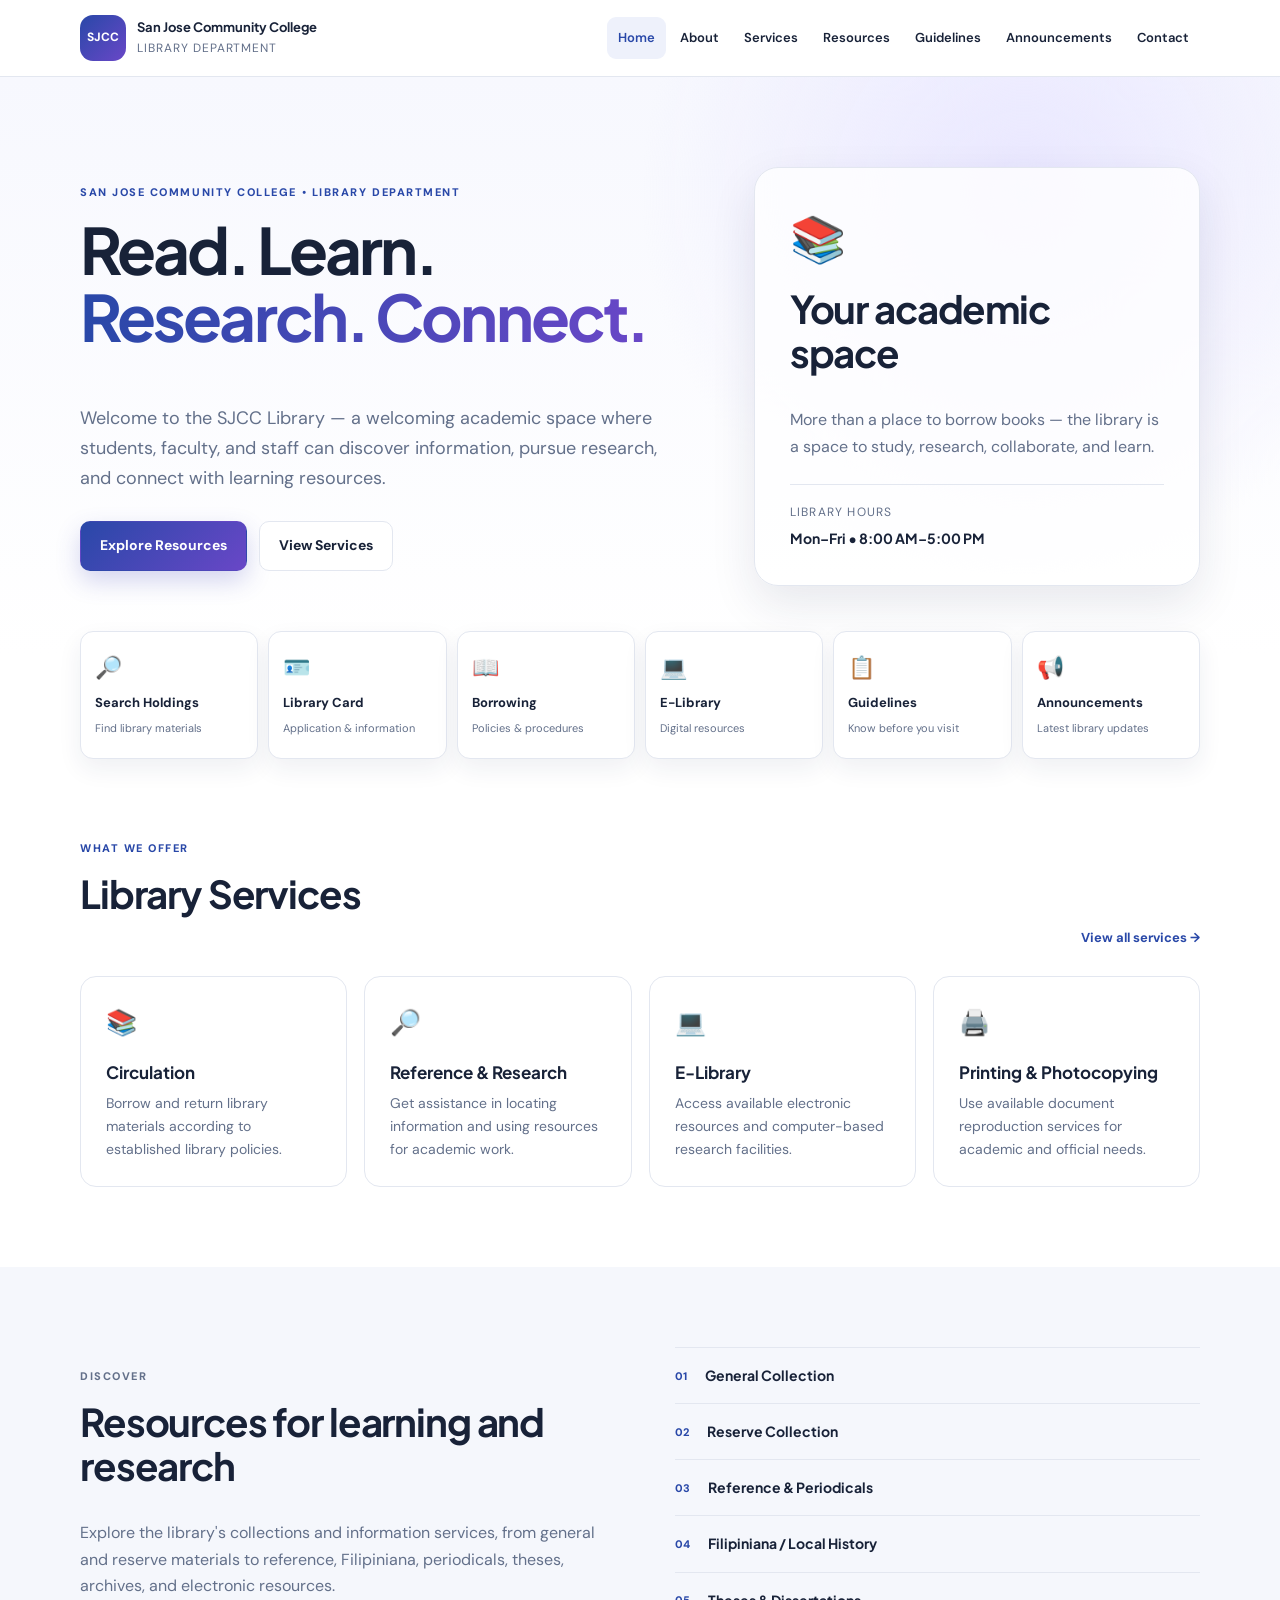
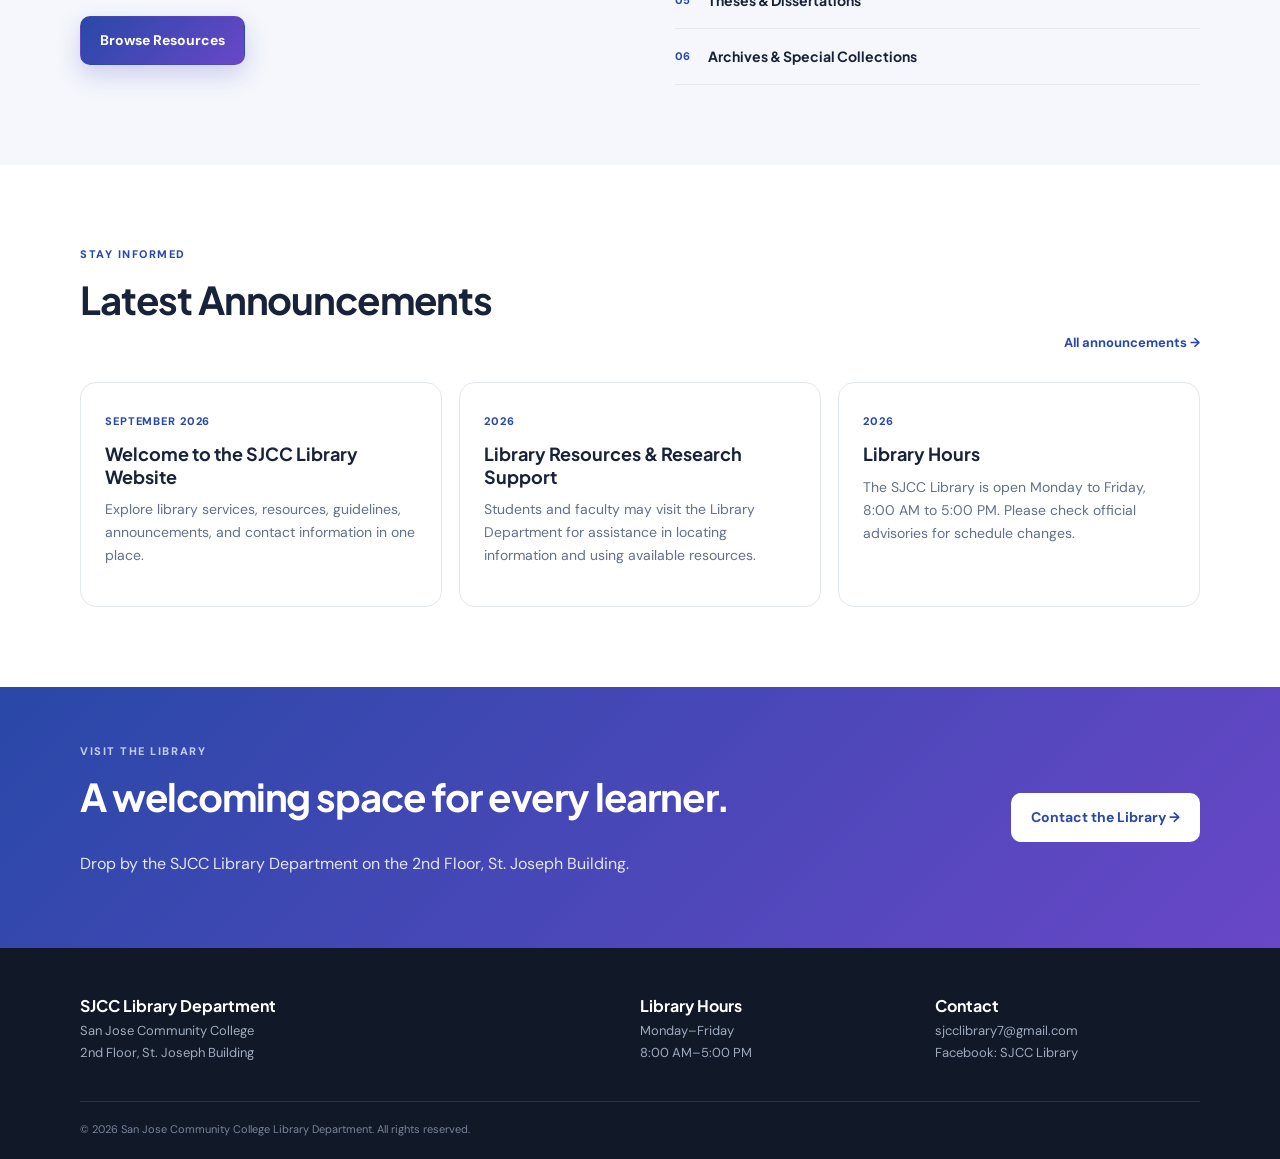
<file: index.html>
<!DOCTYPE html>
<html lang="en">
<head>
  <meta charset="UTF-8">
  <meta name="viewport" content="width=device-width, initial-scale=1.0">
  <meta name="description" content="San Jose Community College Library - Read. Learn. Research. Connect.">
  <title>SJCC Library | San Jose Community College</title>
  <link rel="icon" href="assets/favicon.svg" type="image/svg+xml">
  <link rel="stylesheet" href="assets/style.css">
</head>
<body>
<header class="site-header">
  <div class="container nav-wrap">
    <a class="brand" href="index.html" aria-label="SJCC Library Home">
      <div class="brand-mark">SJCC</div>
      <div><strong>San Jose Community College</strong><span>Library Department</span></div>
    </a>
    <button class="menu-toggle" aria-label="Open menu">☰</button>
    <nav class="nav">
      <a class="active" href="index.html">Home</a>
      <a href="about.html">About</a>
      <a href="services.html">Services</a>
      <a href="resources.html">Resources</a>
      <a href="guidelines.html">Guidelines</a>
      <a href="announcements.html">Announcements</a>
      <a href="contact.html">Contact</a>
    </nav>
  </div>
</header>

<main>
<section class="hero">
  <div class="container hero-grid">
    <div>
      <p class="eyebrow">SAN JOSE COMMUNITY COLLEGE • LIBRARY DEPARTMENT</p>
      <h1>Read. Learn.<br><span>Research. Connect.</span></h1>
      <p class="hero-copy">Welcome to the SJCC Library — a welcoming academic space where students, faculty, and staff can discover information, pursue research, and connect with learning resources.</p>
      <div class="actions">
        <a class="btn primary" href="resources.html">Explore Resources</a>
        <a class="btn secondary" href="services.html">View Services</a>
      </div>
    </div>
    <div class="hero-card">
      <div class="hero-icon">📚</div>
      <h2>Your academic space</h2>
      <p>More than a place to borrow books — the library is a space to study, research, collaborate, and learn.</p>
      <div class="hours"><span>Library Hours</span><strong>Mon–Fri • 8:00 AM–5:00 PM</strong></div>
    </div>
  </div>
</section>

<section class="quick container">
  <a href="resources.html#catalog"><b>🔎</b><span>Search Holdings</span><small>Find library materials</small></a>
  <a href="services.html#library-card"><b>🪪</b><span>Library Card</span><small>Application & information</small></a>
  <a href="services.html#borrowing"><b>📖</b><span>Borrowing</span><small>Policies & procedures</small></a>
  <a href="resources.html#ebooks"><b>💻</b><span>E-Library</span><small>Digital resources</small></a>
  <a href="guidelines.html"><b>📋</b><span>Guidelines</span><small>Know before you visit</small></a>
  <a href="announcements.html"><b>📢</b><span>Announcements</span><small>Latest library updates</small></a>
</section>

<section class="section">
  <div class="container">
    <div class="section-head"><div><p class="eyebrow">WHAT WE OFFER</p><h2>Library Services</h2></div><a href="services.html" class="text-link">View all services →</a></div>
    <div class="cards four">
      <article class="card"><div class="card-icon">📚</div><h3>Circulation</h3><p>Borrow and return library materials according to established library policies.</p></article>
      <article class="card"><div class="card-icon">🔎</div><h3>Reference & Research</h3><p>Get assistance in locating information and using resources for academic work.</p></article>
      <article class="card"><div class="card-icon">💻</div><h3>E-Library</h3><p>Access available electronic resources and computer-based research facilities.</p></article>
      <article class="card"><div class="card-icon">🖨️</div><h3>Printing & Photocopying</h3><p>Use available document reproduction services for academic and official needs.</p></article>
    </div>
  </div>
</section>

<section class="section tinted">
  <div class="container split">
    <div>
      <p class="eyebrow">DISCOVER</p>
      <h2>Resources for learning and research</h2>
      <p>Explore the library's collections and information services, from general and reserve materials to reference, Filipiniana, periodicals, theses, archives, and electronic resources.</p>
      <a class="btn primary" href="resources.html">Browse Resources</a>
    </div>
    <div class="collection-list">
      <div><span>01</span><strong>General Collection</strong></div>
      <div><span>02</span><strong>Reserve Collection</strong></div>
      <div><span>03</span><strong>Reference & Periodicals</strong></div>
      <div><span>04</span><strong>Filipiniana / Local History</strong></div>
      <div><span>05</span><strong>Theses & Dissertations</strong></div>
      <div><span>06</span><strong>Archives & Special Collections</strong></div>
    </div>
  </div>
</section>

<section class="section">
  <div class="container">
    <div class="section-head"><div><p class="eyebrow">STAY INFORMED</p><h2>Latest Announcements</h2></div><a href="announcements.html" class="text-link">All announcements →</a></div>
    <div id="homeAnnouncements" class="news-grid"></div>
  </div>
</section>

<section class="cta">
  <div class="container cta-inner">
    <div><p class="eyebrow">VISIT THE LIBRARY</p><h2>A welcoming space for every learner.</h2><p>Drop by the SJCC Library Department on the 2nd Floor, St. Joseph Building.</p></div>
    <a class="btn light" href="contact.html">Contact the Library →</a>
  </div>
</section>
</main>

<footer class="footer">
  <div class="container footer-grid">
    <div><strong>SJCC Library Department</strong><p>San Jose Community College<br>2nd Floor, St. Joseph Building</p></div>
    <div><strong>Library Hours</strong><p>Monday–Friday<br>8:00 AM–5:00 PM</p></div>
    <div><strong>Contact</strong><p>sjcclibrary7@gmail.com<br>Facebook: SJCC Library</p></div>
  </div>
  <div class="container copyright">© 2026 San Jose Community College Library Department. All rights reserved.</div>
</footer>
<script src="assets/script.js"></script>
</body>
</html>
</file>
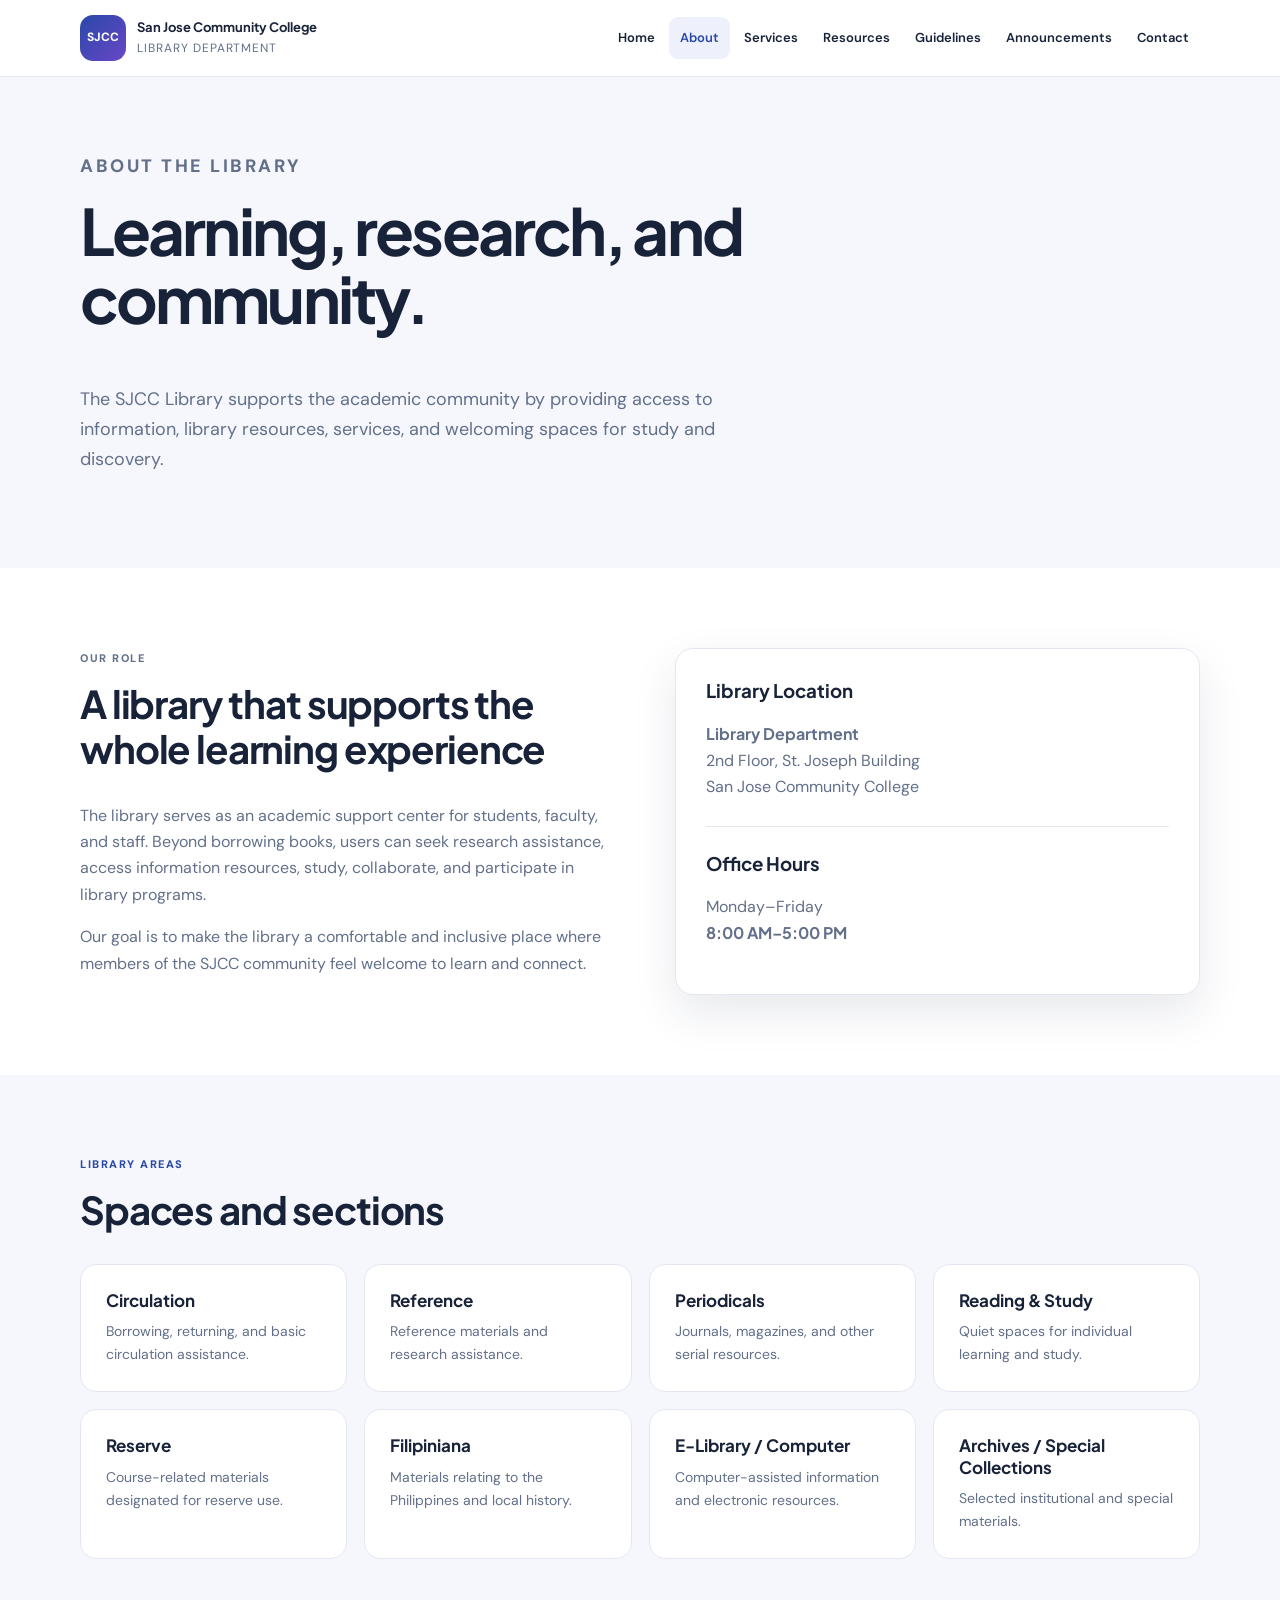
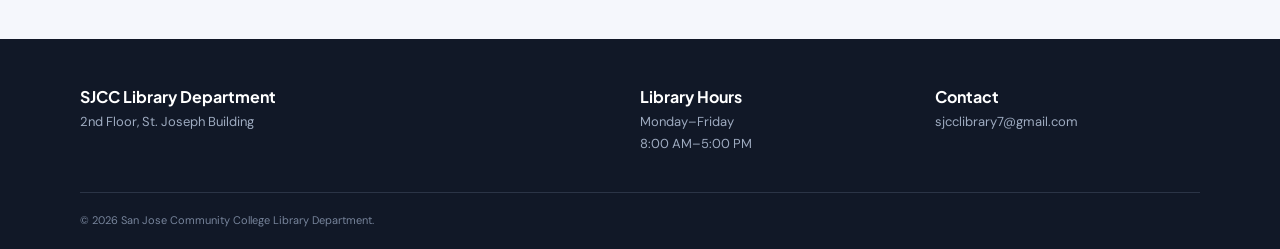
<file: about.html>
<!DOCTYPE html>
<html lang="en"><head>
<meta charset="UTF-8"><meta name="viewport" content="width=device-width, initial-scale=1.0">
<title>About | SJCC Library</title><link rel="icon" href="assets/favicon.svg"><link rel="stylesheet" href="assets/style.css"></head>
<body>
<header class="site-header"><div class="container nav-wrap"><a class="brand" href="index.html"><div class="brand-mark">SJCC</div><div><strong>San Jose Community College</strong><span>Library Department</span></div></a><button class="menu-toggle">☰</button><nav class="nav"><a href="index.html">Home</a><a class="active" href="about.html">About</a><a href="services.html">Services</a><a href="resources.html">Resources</a><a href="guidelines.html">Guidelines</a><a href="announcements.html">Announcements</a><a href="contact.html">Contact</a></nav></div></header>
<main>
<section class="page-hero"><div class="container"><p class="eyebrow">ABOUT THE LIBRARY</p><h1>Learning, research, and community.</h1><p>The SJCC Library supports the academic community by providing access to information, library resources, services, and welcoming spaces for study and discovery.</p></div></section>
<section class="section"><div class="container split"><div><p class="eyebrow">OUR ROLE</p><h2>A library that supports the whole learning experience</h2><p>The library serves as an academic support center for students, faculty, and staff. Beyond borrowing books, users can seek research assistance, access information resources, study, collaborate, and participate in library programs.</p><p>Our goal is to make the library a comfortable and inclusive place where members of the SJCC community feel welcome to learn and connect.</p></div><div class="info-box"><h3>Library Location</h3><p><strong>Library Department</strong><br>2nd Floor, St. Joseph Building<br>San Jose Community College</p><hr><h3>Office Hours</h3><p>Monday–Friday<br><strong>8:00 AM–5:00 PM</strong></p></div></div></section>
<section class="section tinted"><div class="container"><p class="eyebrow">LIBRARY AREAS</p><h2>Spaces and sections</h2><div class="cards four"><article class="card"><h3>Circulation</h3><p>Borrowing, returning, and basic circulation assistance.</p></article><article class="card"><h3>Reference</h3><p>Reference materials and research assistance.</p></article><article class="card"><h3>Periodicals</h3><p>Journals, magazines, and other serial resources.</p></article><article class="card"><h3>Reading & Study</h3><p>Quiet spaces for individual learning and study.</p></article><article class="card"><h3>Reserve</h3><p>Course-related materials designated for reserve use.</p></article><article class="card"><h3>Filipiniana</h3><p>Materials relating to the Philippines and local history.</p></article><article class="card"><h3>E-Library / Computer</h3><p>Computer-assisted information and electronic resources.</p></article><article class="card"><h3>Archives / Special Collections</h3><p>Selected institutional and special materials.</p></article></div></div></section>
</main>
<footer class="footer"><div class="container footer-grid"><div><strong>SJCC Library Department</strong><p>2nd Floor, St. Joseph Building</p></div><div><strong>Library Hours</strong><p>Monday–Friday<br>8:00 AM–5:00 PM</p></div><div><strong>Contact</strong><p>sjcclibrary7@gmail.com</p></div></div><div class="container copyright">© 2026 San Jose Community College Library Department.</div></footer>
<script src="assets/script.js"></script></body></html>
</file>
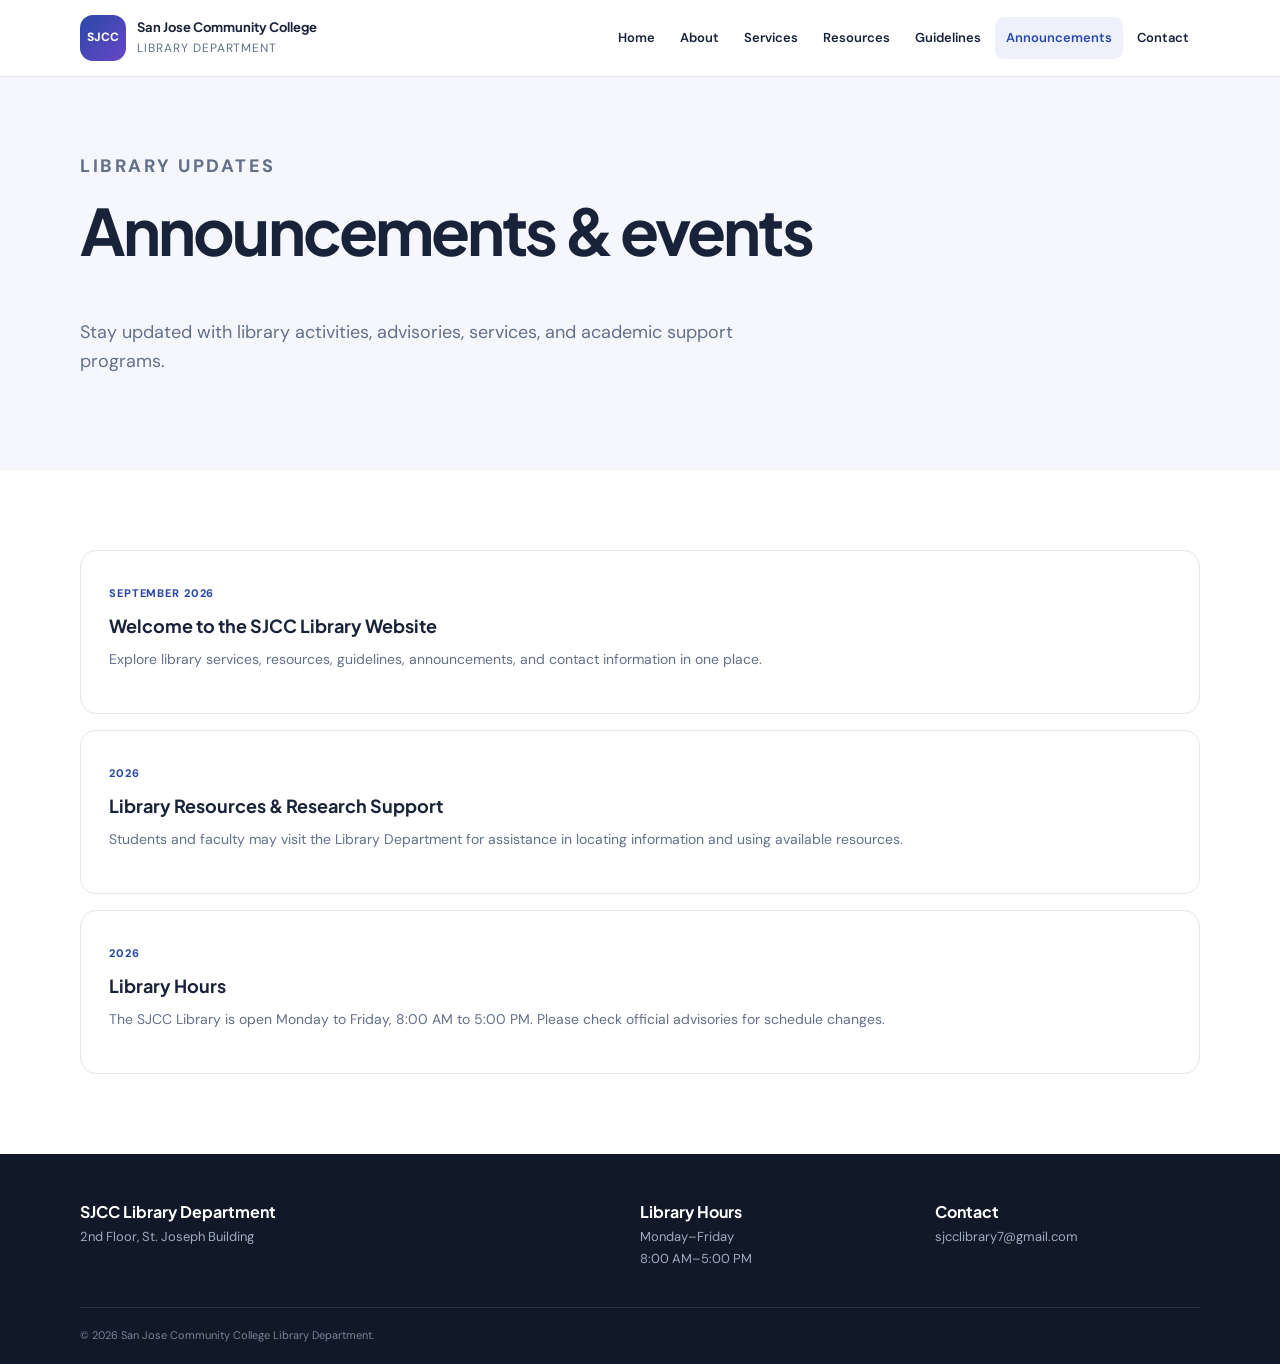
<file: announcements.html>
<!DOCTYPE html>
<html lang="en"><head><meta charset="UTF-8"><meta name="viewport" content="width=device-width, initial-scale=1.0"><title>Announcements | SJCC Library</title><link rel="icon" href="assets/favicon.svg"><link rel="stylesheet" href="assets/style.css"></head>
<body>
<header class="site-header"><div class="container nav-wrap"><a class="brand" href="index.html"><div class="brand-mark">SJCC</div><div><strong>San Jose Community College</strong><span>Library Department</span></div></a><button class="menu-toggle">☰</button><nav class="nav"><a href="index.html">Home</a><a href="about.html">About</a><a href="services.html">Services</a><a href="resources.html">Resources</a><a href="guidelines.html">Guidelines</a><a class="active" href="announcements.html">Announcements</a><a href="contact.html">Contact</a></nav></div></header>
<main><section class="page-hero"><div class="container"><p class="eyebrow">LIBRARY UPDATES</p><h1>Announcements & events</h1><p>Stay updated with library activities, advisories, services, and academic support programs.</p></div></section>
<section class="section"><div class="container"><div id="allAnnouncements" class="news-list"></div></div></section>
</main><footer class="footer"><div class="container footer-grid"><div><strong>SJCC Library Department</strong><p>2nd Floor, St. Joseph Building</p></div><div><strong>Library Hours</strong><p>Monday–Friday<br>8:00 AM–5:00 PM</p></div><div><strong>Contact</strong><p>sjcclibrary7@gmail.com</p></div></div><div class="container copyright">© 2026 San Jose Community College Library Department.</div></footer><script src="assets/script.js"></script></body></html>
</file>
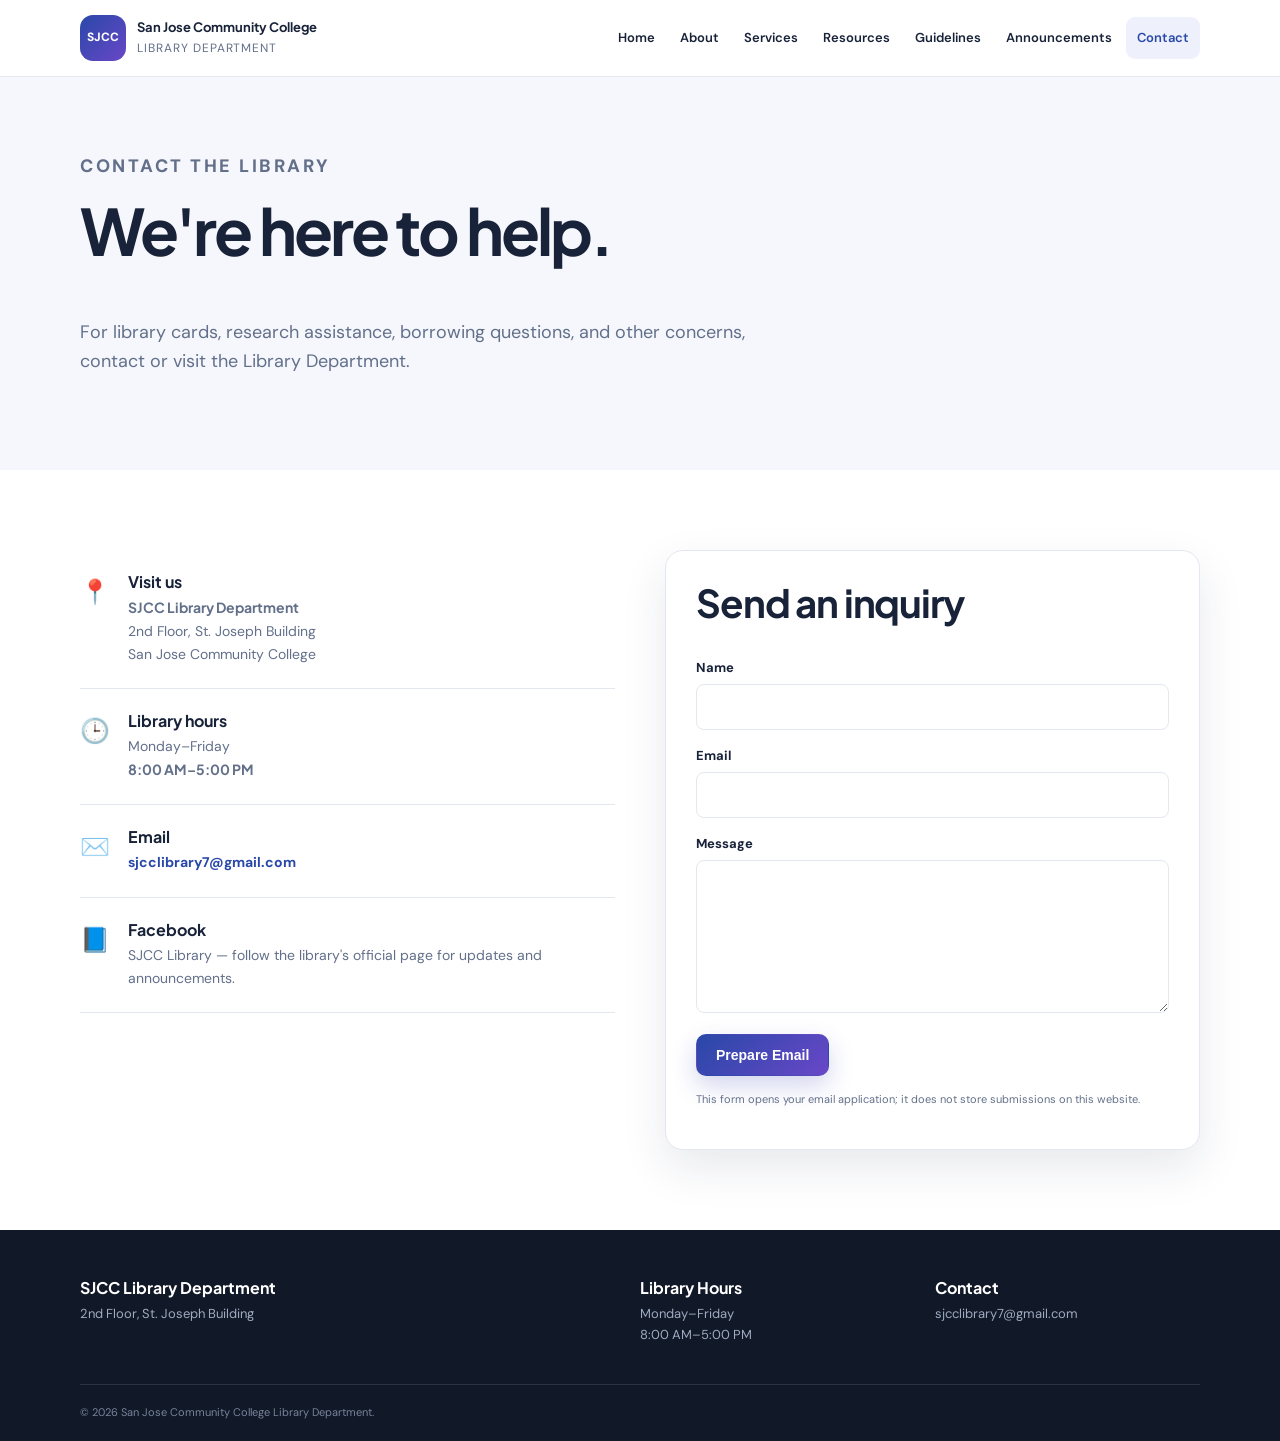
<file: contact.html>
<!DOCTYPE html>
<html lang="en"><head><meta charset="UTF-8"><meta name="viewport" content="width=device-width, initial-scale=1.0"><title>Contact | SJCC Library</title><link rel="icon" href="assets/favicon.svg"><link rel="stylesheet" href="assets/style.css"></head>
<body>
<header class="site-header"><div class="container nav-wrap"><a class="brand" href="index.html"><div class="brand-mark">SJCC</div><div><strong>San Jose Community College</strong><span>Library Department</span></div></a><button class="menu-toggle">☰</button><nav class="nav"><a href="index.html">Home</a><a href="about.html">About</a><a href="services.html">Services</a><a href="resources.html">Resources</a><a href="guidelines.html">Guidelines</a><a href="announcements.html">Announcements</a><a class="active" href="contact.html">Contact</a></nav></div></header>
<main><section class="page-hero"><div class="container"><p class="eyebrow">CONTACT THE LIBRARY</p><h1>We're here to help.</h1><p>For library cards, research assistance, borrowing questions, and other concerns, contact or visit the Library Department.</p></div></section>
<section class="section"><div class="container contact-grid"><div><div class="contact-card"><span>📍</span><div><h3>Visit us</h3><p><strong>SJCC Library Department</strong><br>2nd Floor, St. Joseph Building<br>San Jose Community College</p></div></div><div class="contact-card"><span>🕒</span><div><h3>Library hours</h3><p>Monday–Friday<br><strong>8:00 AM–5:00 PM</strong></p></div></div><div class="contact-card"><span>✉️</span><div><h3>Email</h3><p><a href="mailto:sjcclibrary7@gmail.com">sjcclibrary7@gmail.com</a></p></div></div><div class="contact-card"><span>📘</span><div><h3>Facebook</h3><p>SJCC Library — follow the library's official page for updates and announcements.</p></div></div></div><div class="info-box"><h2>Send an inquiry</h2><form onsubmit="return handleContact(event)"><label>Name<input id="contactName" required></label><label>Email<input id="contactEmail" type="email" required></label><label>Message<textarea id="contactMessage" rows="6" required></textarea></label><button class="btn primary" type="submit">Prepare Email</button><p class="form-note">This form opens your email application; it does not store submissions on this website.</p></form></div></div></section>
</main><footer class="footer"><div class="container footer-grid"><div><strong>SJCC Library Department</strong><p>2nd Floor, St. Joseph Building</p></div><div><strong>Library Hours</strong><p>Monday–Friday<br>8:00 AM–5:00 PM</p></div><div><strong>Contact</strong><p>sjcclibrary7@gmail.com</p></div></div><div class="container copyright">© 2026 San Jose Community College Library Department.</div></footer><script src="assets/script.js"></script></body></html>
</file>
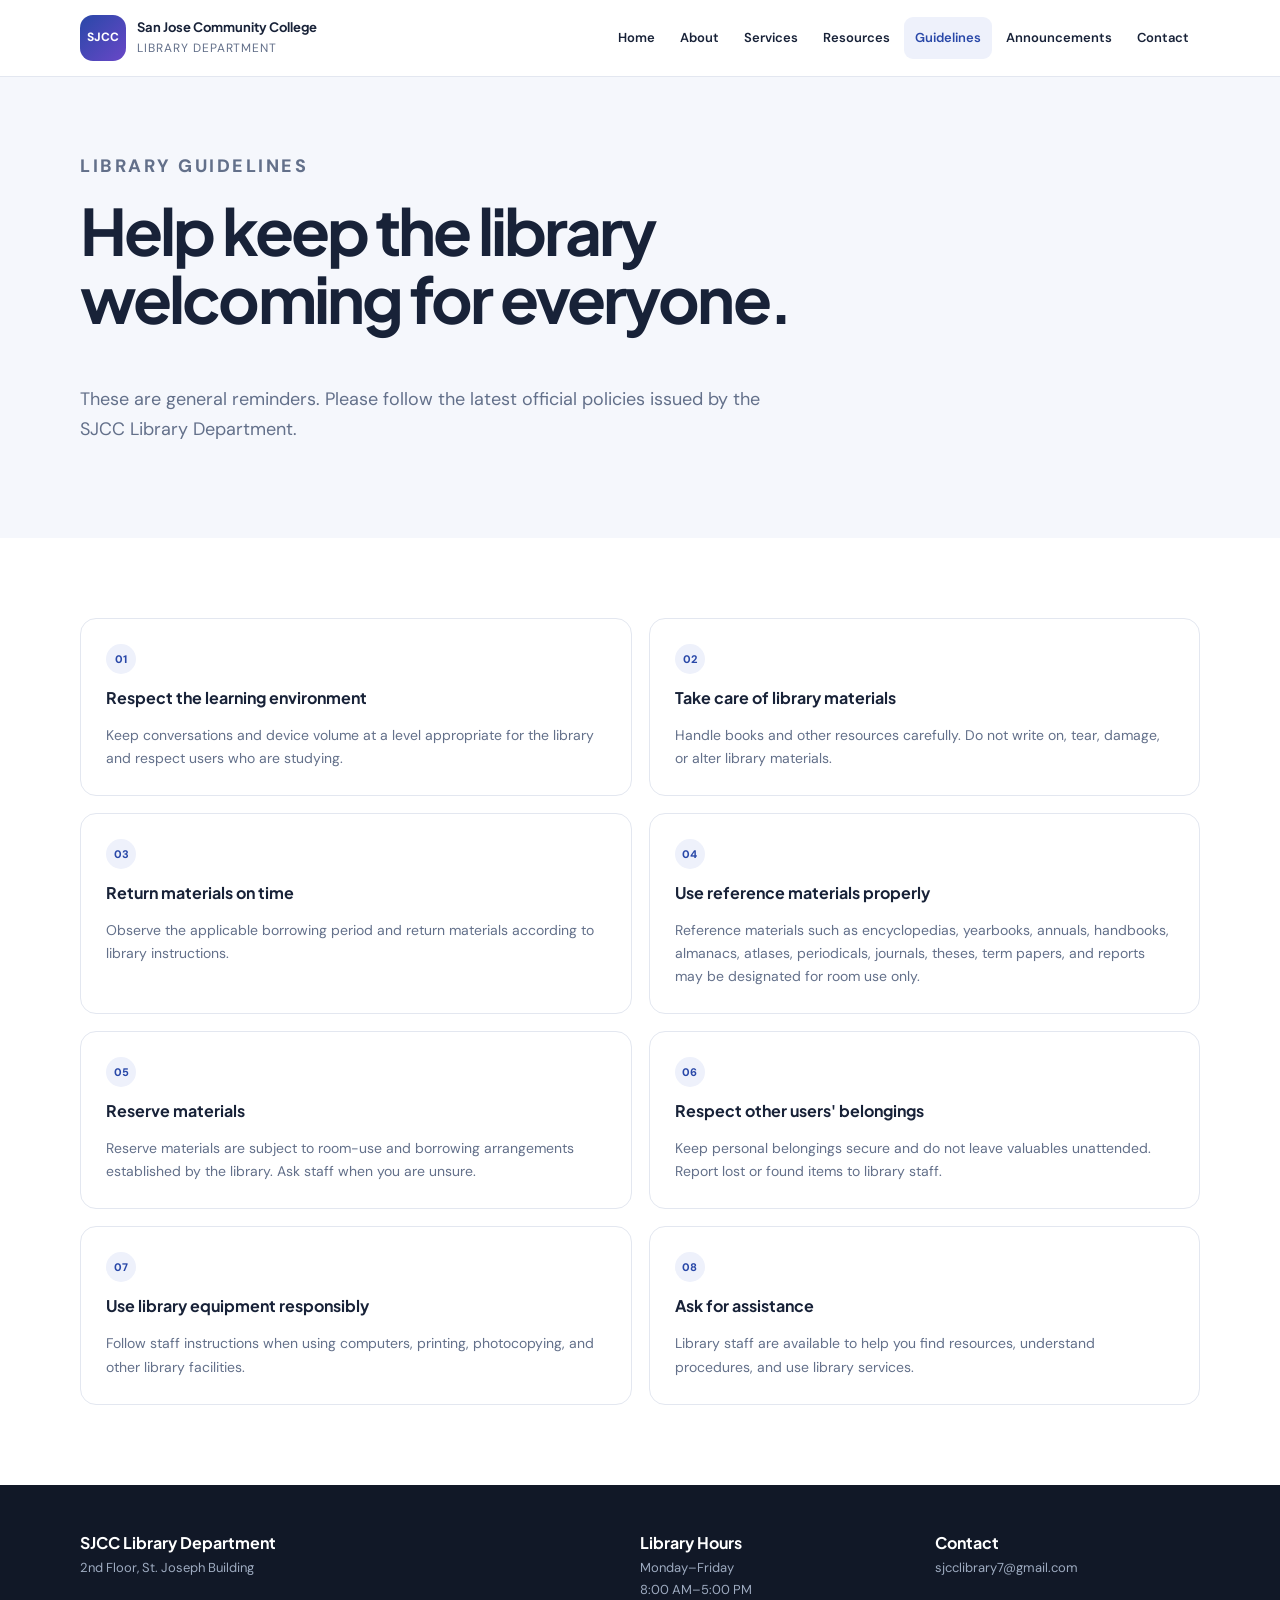
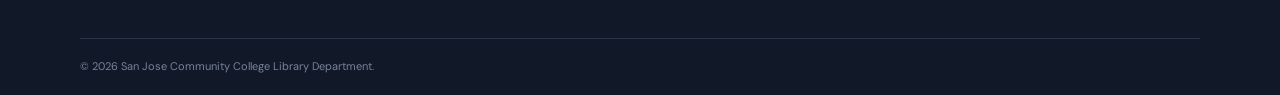
<file: guidelines.html>
<!DOCTYPE html>
<html lang="en"><head><meta charset="UTF-8"><meta name="viewport" content="width=device-width, initial-scale=1.0"><title>Guidelines | SJCC Library</title><link rel="icon" href="assets/favicon.svg"><link rel="stylesheet" href="assets/style.css"></head>
<body>
<header class="site-header"><div class="container nav-wrap"><a class="brand" href="index.html"><div class="brand-mark">SJCC</div><div><strong>San Jose Community College</strong><span>Library Department</span></div></a><button class="menu-toggle">☰</button><nav class="nav"><a href="index.html">Home</a><a href="about.html">About</a><a href="services.html">Services</a><a href="resources.html">Resources</a><a class="active" href="guidelines.html">Guidelines</a><a href="announcements.html">Announcements</a><a href="contact.html">Contact</a></nav></div></header>
<main><section class="page-hero"><div class="container"><p class="eyebrow">LIBRARY GUIDELINES</p><h1>Help keep the library welcoming for everyone.</h1><p>These are general reminders. Please follow the latest official policies issued by the SJCC Library Department.</p></div></section>
<section class="section"><div class="container rules"><article><span>01</span><h3>Respect the learning environment</h3><p>Keep conversations and device volume at a level appropriate for the library and respect users who are studying.</p></article><article><span>02</span><h3>Take care of library materials</h3><p>Handle books and other resources carefully. Do not write on, tear, damage, or alter library materials.</p></article><article><span>03</span><h3>Return materials on time</h3><p>Observe the applicable borrowing period and return materials according to library instructions.</p></article><article><span>04</span><h3>Use reference materials properly</h3><p>Reference materials such as encyclopedias, yearbooks, annuals, handbooks, almanacs, atlases, periodicals, journals, theses, term papers, and reports may be designated for room use only.</p></article><article><span>05</span><h3>Reserve materials</h3><p>Reserve materials are subject to room-use and borrowing arrangements established by the library. Ask staff when you are unsure.</p></article><article><span>06</span><h3>Respect other users' belongings</h3><p>Keep personal belongings secure and do not leave valuables unattended. Report lost or found items to library staff.</p></article><article><span>07</span><h3>Use library equipment responsibly</h3><p>Follow staff instructions when using computers, printing, photocopying, and other library facilities.</p></article><article><span>08</span><h3>Ask for assistance</h3><p>Library staff are available to help you find resources, understand procedures, and use library services.</p></article></div></div></section>
</main><footer class="footer"><div class="container footer-grid"><div><strong>SJCC Library Department</strong><p>2nd Floor, St. Joseph Building</p></div><div><strong>Library Hours</strong><p>Monday–Friday<br>8:00 AM–5:00 PM</p></div><div><strong>Contact</strong><p>sjcclibrary7@gmail.com</p></div></div><div class="container copyright">© 2026 San Jose Community College Library Department.</div></footer><script src="assets/script.js"></script></body></html>
</file>
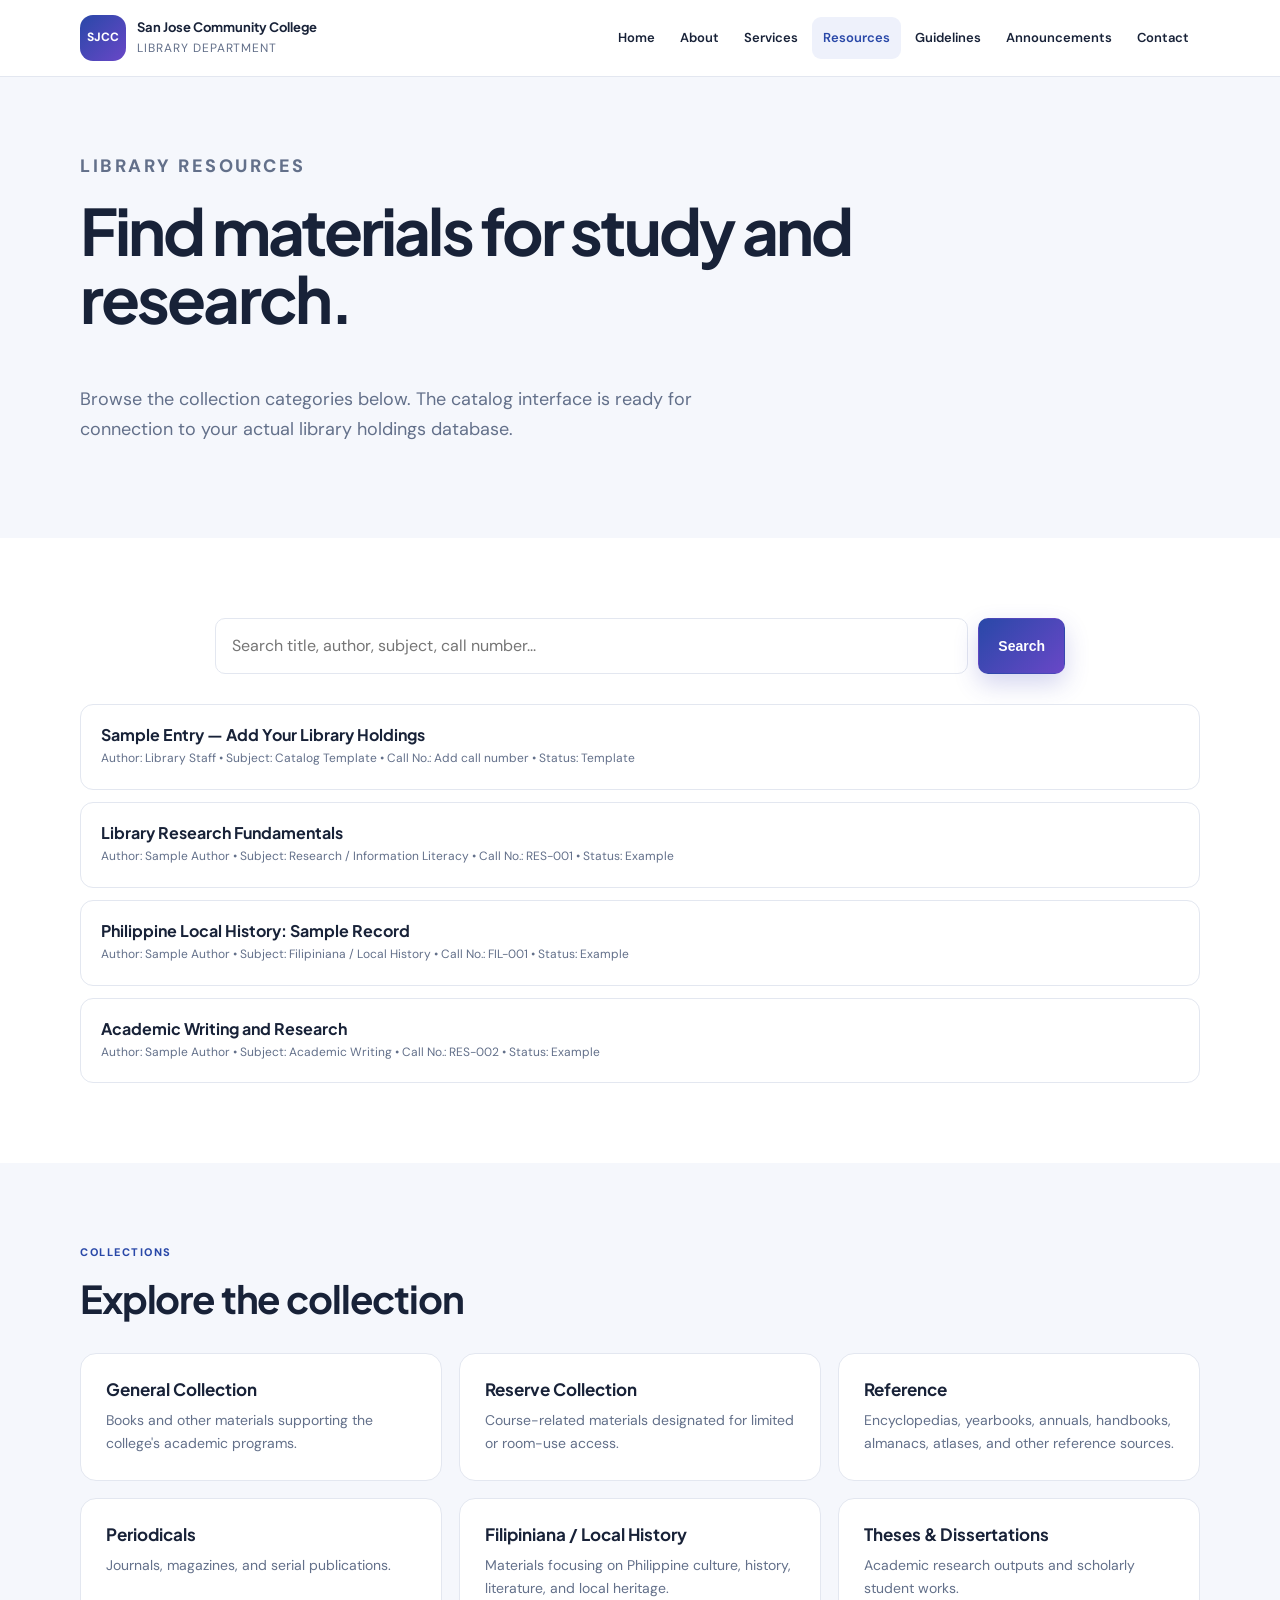
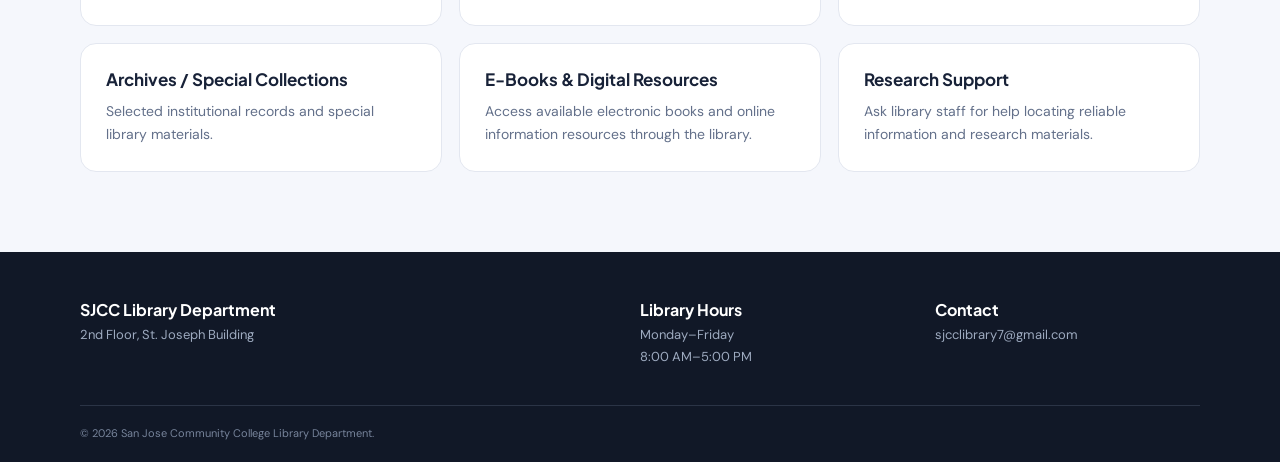
<file: resources.html>
<!DOCTYPE html>
<html lang="en"><head><meta charset="UTF-8"><meta name="viewport" content="width=device-width, initial-scale=1.0"><title>Resources | SJCC Library</title><link rel="icon" href="assets/favicon.svg"><link rel="stylesheet" href="assets/style.css"></head>
<body>
<header class="site-header"><div class="container nav-wrap"><a class="brand" href="index.html"><div class="brand-mark">SJCC</div><div><strong>San Jose Community College</strong><span>Library Department</span></div></a><button class="menu-toggle">☰</button><nav class="nav"><a href="index.html">Home</a><a href="about.html">About</a><a href="services.html">Services</a><a class="active" href="resources.html">Resources</a><a href="guidelines.html">Guidelines</a><a href="announcements.html">Announcements</a><a href="contact.html">Contact</a></nav></div></header>
<main><section class="page-hero"><div class="container"><p class="eyebrow">LIBRARY RESOURCES</p><h1>Find materials for study and research.</h1><p>Browse the collection categories below. The catalog interface is ready for connection to your actual library holdings database.</p></div></section>
<section id="catalog" class="section"><div class="container"><div class="catalog-search"><input id="catalogSearch" type="search" placeholder="Search title, author, subject, call number..."><button class="btn primary" onclick="searchCatalog()">Search</button></div><div id="catalogResults" class="catalog-results"></div></div></section>
<section class="section tinted"><div class="container"><p class="eyebrow">COLLECTIONS</p><h2>Explore the collection</h2><div class="cards three"><article class="card"><h3>General Collection</h3><p>Books and other materials supporting the college's academic programs.</p></article><article class="card"><h3>Reserve Collection</h3><p>Course-related materials designated for limited or room-use access.</p></article><article class="card"><h3>Reference</h3><p>Encyclopedias, yearbooks, annuals, handbooks, almanacs, atlases, and other reference sources.</p></article><article class="card"><h3>Periodicals</h3><p>Journals, magazines, and serial publications.</p></article><article class="card"><h3>Filipiniana / Local History</h3><p>Materials focusing on Philippine culture, history, literature, and local heritage.</p></article><article class="card"><h3>Theses & Dissertations</h3><p>Academic research outputs and scholarly student works.</p></article><article class="card"><h3>Archives / Special Collections</h3><p>Selected institutional records and special library materials.</p></article><article id="ebooks" class="card"><h3>E-Books & Digital Resources</h3><p>Access available electronic books and online information resources through the library.</p></article><article class="card"><h3>Research Support</h3><p>Ask library staff for help locating reliable information and research materials.</p></article></div></div></section>
</main><footer class="footer"><div class="container footer-grid"><div><strong>SJCC Library Department</strong><p>2nd Floor, St. Joseph Building</p></div><div><strong>Library Hours</strong><p>Monday–Friday<br>8:00 AM–5:00 PM</p></div><div><strong>Contact</strong><p>sjcclibrary7@gmail.com</p></div></div><div class="container copyright">© 2026 San Jose Community College Library Department.</div></footer><script src="assets/script.js"></script></body></html>
</file>
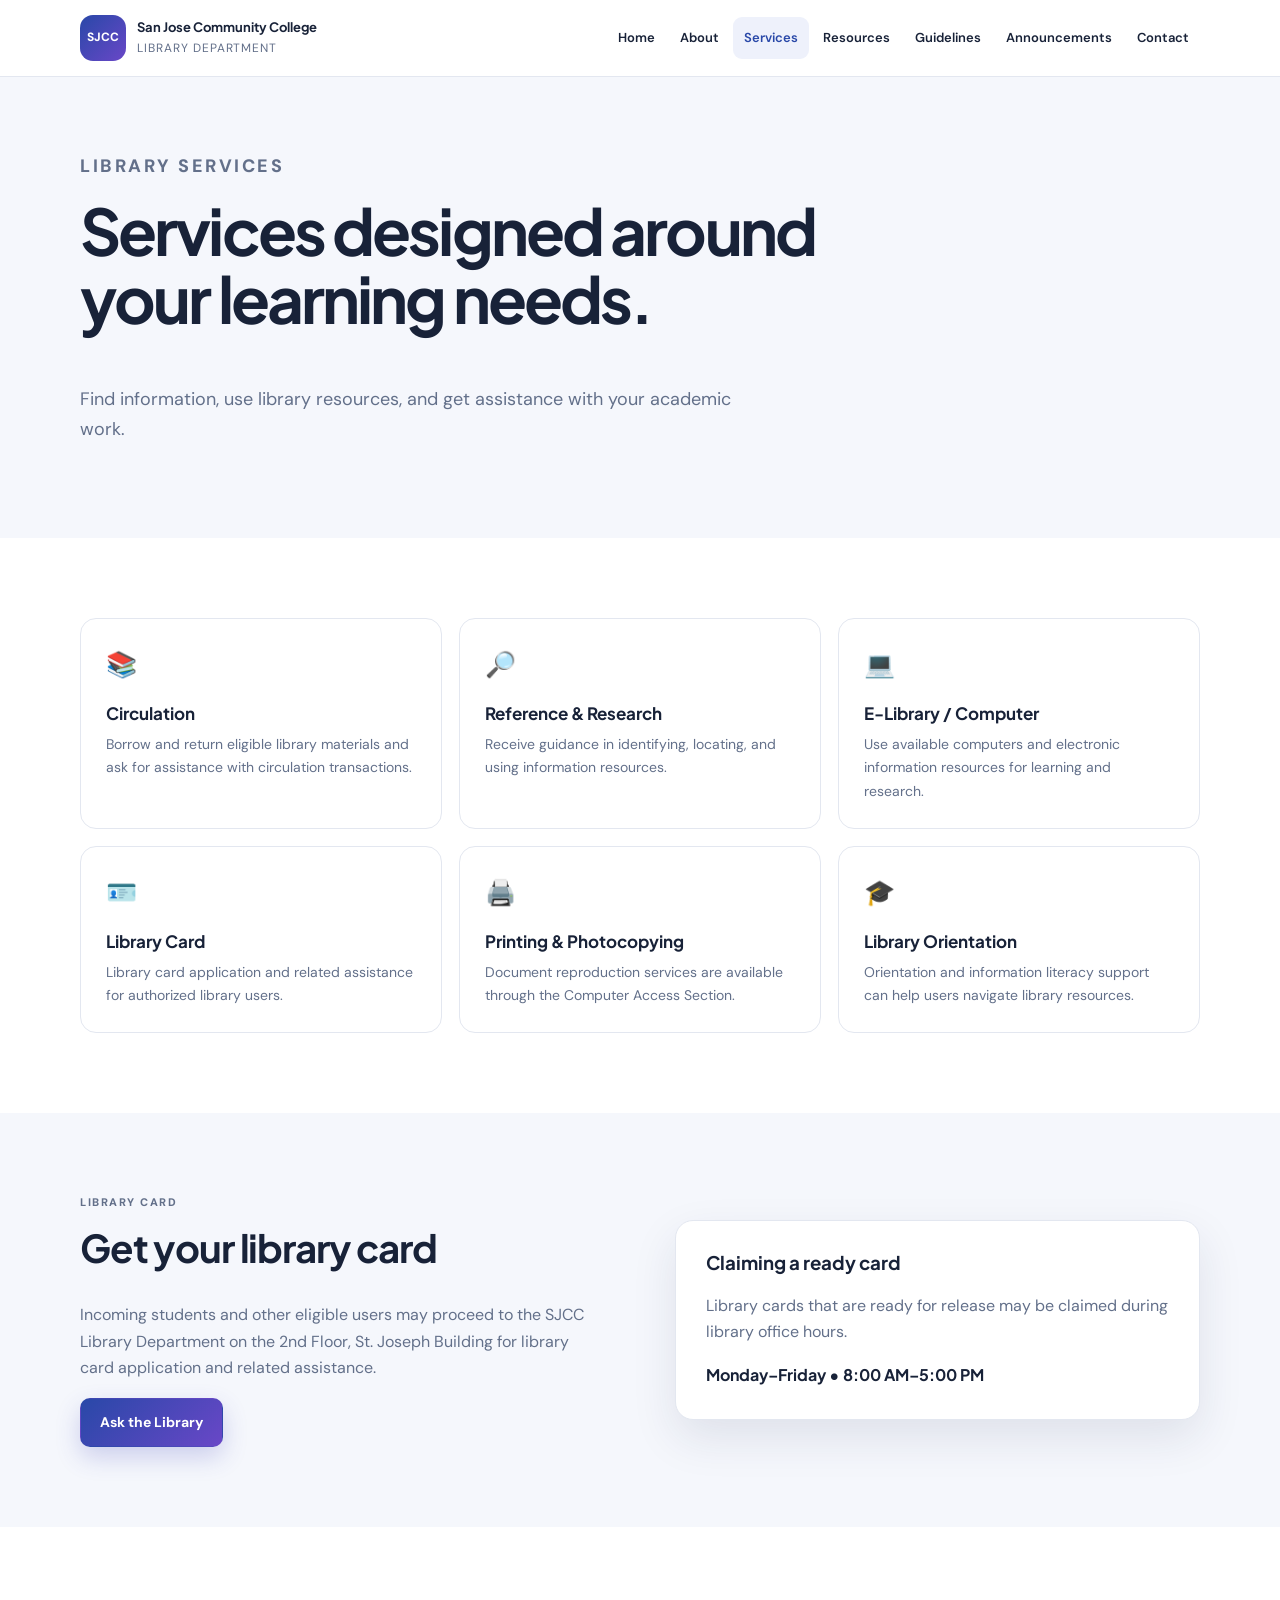
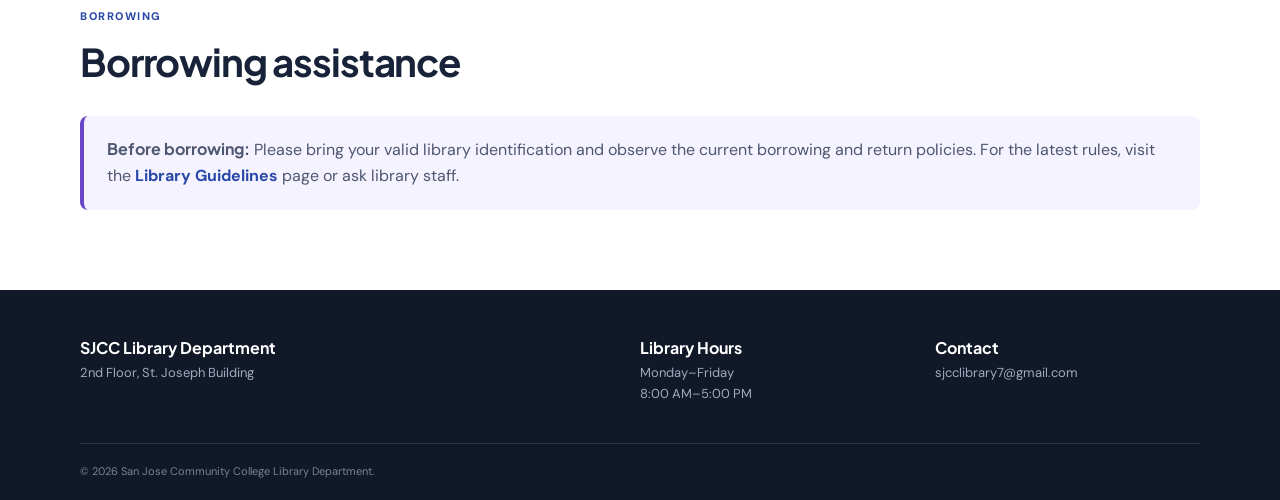
<file: services.html>
<!DOCTYPE html>
<html lang="en"><head><meta charset="UTF-8"><meta name="viewport" content="width=device-width, initial-scale=1.0"><title>Services | SJCC Library</title><link rel="icon" href="assets/favicon.svg"><link rel="stylesheet" href="assets/style.css"></head>
<body>
<header class="site-header"><div class="container nav-wrap"><a class="brand" href="index.html"><div class="brand-mark">SJCC</div><div><strong>San Jose Community College</strong><span>Library Department</span></div></a><button class="menu-toggle">☰</button><nav class="nav"><a href="index.html">Home</a><a href="about.html">About</a><a class="active" href="services.html">Services</a><a href="resources.html">Resources</a><a href="guidelines.html">Guidelines</a><a href="announcements.html">Announcements</a><a href="contact.html">Contact</a></nav></div></header>
<main><section class="page-hero"><div class="container"><p class="eyebrow">LIBRARY SERVICES</p><h1>Services designed around your learning needs.</h1><p>Find information, use library resources, and get assistance with your academic work.</p></div></section>
<section class="section"><div class="container"><div class="cards three"><article class="card"><div class="card-icon">📚</div><h3>Circulation</h3><p>Borrow and return eligible library materials and ask for assistance with circulation transactions.</p></article><article class="card"><div class="card-icon">🔎</div><h3>Reference & Research</h3><p>Receive guidance in identifying, locating, and using information resources.</p></article><article class="card"><div class="card-icon">💻</div><h3>E-Library / Computer</h3><p>Use available computers and electronic information resources for learning and research.</p></article><article class="card"><div class="card-icon">🪪</div><h3>Library Card</h3><p>Library card application and related assistance for authorized library users.</p></article><article class="card"><div class="card-icon">🖨️</div><h3>Printing & Photocopying</h3><p>Document reproduction services are available through the Computer Access Section.</p></article><article class="card"><div class="card-icon">🎓</div><h3>Library Orientation</h3><p>Orientation and information literacy support can help users navigate library resources.</p></article></div></div></section>
<section id="library-card" class="section tinted"><div class="container split"><div><p class="eyebrow">LIBRARY CARD</p><h2>Get your library card</h2><p>Incoming students and other eligible users may proceed to the SJCC Library Department on the 2nd Floor, St. Joseph Building for library card application and related assistance.</p><a class="btn primary" href="contact.html">Ask the Library</a></div><div class="info-box"><h3>Claiming a ready card</h3><p>Library cards that are ready for release may be claimed during library office hours.</p><strong>Monday–Friday • 8:00 AM–5:00 PM</strong></div></div></section>
<section id="borrowing" class="section"><div class="container"><p class="eyebrow">BORROWING</p><h2>Borrowing assistance</h2><div class="notice"><strong>Before borrowing:</strong> Please bring your valid library identification and observe the current borrowing and return policies. For the latest rules, visit the <a href="guidelines.html">Library Guidelines</a> page or ask library staff.</div></div></section>
</main><footer class="footer"><div class="container footer-grid"><div><strong>SJCC Library Department</strong><p>2nd Floor, St. Joseph Building</p></div><div><strong>Library Hours</strong><p>Monday–Friday<br>8:00 AM–5:00 PM</p></div><div><strong>Contact</strong><p>sjcclibrary7@gmail.com</p></div></div><div class="container copyright">© 2026 San Jose Community College Library Department.</div></footer><script src="assets/script.js"></script></body></html>
</file>
<file: assets/style.css>
@import url('https://fonts.googleapis.com/css2?family=DM+Sans:wght@400;500;600;700&family=Plus+Jakarta+Sans:wght@600;700;800&display=swap');
:root{--ink:#182238;--muted:#63708a;--blue:#2948a8;--violet:#6947c7;--light:#f5f7fc;--line:#e3e7f0;--white:#fff;--shadow:0 18px 45px rgba(25,38,80,.10)}
*{box-sizing:border-box}html{scroll-behavior:smooth}body{margin:0;color:var(--ink);font-family:"DM Sans",Arial,sans-serif;line-height:1.65;background:#fff}h1,h2,h3,strong{font-family:"Plus Jakarta Sans","DM Sans",sans-serif}h1,h2,h3,p{margin-top:0}h1{font-size:clamp(2.4rem,5vw,4.6rem);line-height:1.06;letter-spacing:-.045em}h2{font-size:clamp(1.9rem,3vw,2.8rem);line-height:1.15;letter-spacing:-.03em}h3{line-height:1.25}a{color:inherit;text-decoration:none}.container{width:min(1120px,92%);margin:auto}.site-header{position:sticky;top:0;z-index:20;background:rgba(255,255,255,.96);backdrop-filter:blur(12px);border-bottom:1px solid var(--line)}.nav-wrap{min-height:76px;display:flex;align-items:center;justify-content:space-between;gap:20px}.brand{display:flex;align-items:center;gap:11px}.brand-mark{width:46px;height:46px;border-radius:13px;display:grid;place-items:center;color:#fff;font-weight:800;font-size:12px;background:linear-gradient(135deg,var(--blue),var(--violet))}.brand strong,.brand span{display:block}.brand strong{font-size:13px}.brand span{font-size:12px;color:var(--muted);text-transform:uppercase;letter-spacing:.08em}.nav{display:flex;gap:3px;align-items:center}.nav a{font-size:13px;font-weight:600;padding:10px 11px;border-radius:9px}.nav a:hover,.nav a.active{background:#eef1fb;color:var(--blue)}.menu-toggle{display:none;border:0;background:none;font-size:25px}.hero{padding:90px 0 70px;background:radial-gradient(circle at 80% 20%,#e9e7ff,transparent 34%),linear-gradient(180deg,#f7f8fe,#fff)}.hero-grid{display:grid;grid-template-columns:1.15fr .85fr;gap:70px;align-items:center}.eyebrow{font-size:11px;letter-spacing:.14em;font-weight:800;color:var(--blue);margin-bottom:15px}.hero h1 span{background:linear-gradient(90deg,var(--blue),var(--violet));-webkit-background-clip:text;color:transparent}.hero-copy,.page-hero p{font-size:18px;color:var(--muted);max-width:680px}.actions{display:flex;gap:12px;flex-wrap:wrap;margin-top:28px}.btn{display:inline-flex;align-items:center;justify-content:center;padding:12px 19px;border-radius:10px;font-weight:700;font-size:14px;border:1px solid transparent;cursor:pointer}.btn.primary{color:#fff;background:linear-gradient(135deg,var(--blue),var(--violet));box-shadow:0 10px 25px rgba(60,66,180,.22)}.btn.secondary{border-color:var(--line);background:#fff}.btn.light{background:#fff;color:var(--blue)}.hero-card{padding:35px;border-radius:24px;background:rgba(255,255,255,.8);border:1px solid var(--line);box-shadow:var(--shadow)}.hero-icon{font-size:45px;margin-bottom:10px}.hero-card p{color:var(--muted)}.hours{border-top:1px solid var(--line);padding-top:18px;margin-top:24px}.hours span,.hours strong{display:block}.hours span{font-size:12px;color:var(--muted);text-transform:uppercase;letter-spacing:.1em}.hours strong{font-size:14px;margin-top:4px}.quick{display:grid;grid-template-columns:repeat(6,1fr);gap:10px;margin-top:-25px;position:relative}.quick a{background:#fff;border:1px solid var(--line);padding:18px 14px;border-radius:13px;box-shadow:0 10px 25px rgba(25,38,80,.07)}.quick b{display:block;font-size:22px}.quick span{display:block;font-weight:700;font-size:13px;margin-top:6px}.quick small{color:var(--muted);font-size:11px}.section{padding:80px 0}.tinted{background:var(--light)}.section-head{display:flex;justify-content:space-between;align-items:end;margin-bottom:28px;gap:20px}.text-link{font-size:13px;font-weight:700;color:var(--blue)}.cards{display:grid;gap:17px}.cards.four{grid-template-columns:repeat(4,1fr)}.cards.three{grid-template-columns:repeat(3,1fr)}.card{padding:25px;border:1px solid var(--line);border-radius:16px;background:#fff}.card-icon{font-size:25px;margin-bottom:18px}.card h3{font-size:17px;margin-bottom:9px}.card p{font-size:14px;color:var(--muted);margin-bottom:0}.split{display:grid;grid-template-columns:1fr 1fr;gap:70px;align-items:center}.split>div>p{color:var(--muted)}.collection-list{border-top:1px solid var(--line)}.collection-list div{display:flex;align-items:center;gap:18px;padding:16px 0;border-bottom:1px solid var(--line)}.collection-list span{font-size:11px;color:var(--blue);font-weight:800}.collection-list strong{font-size:14px}.news-grid{display:grid;grid-template-columns:repeat(3,1fr);gap:17px}.news-card{border:1px solid var(--line);border-radius:16px;padding:24px;background:#fff}.news-card time{font-size:11px;color:var(--blue);font-weight:800;text-transform:uppercase;letter-spacing:.08em}.news-card h3{font-size:18px;margin:10px 0}.news-card p{font-size:14px;color:var(--muted)}.cta{padding:55px 0;background:linear-gradient(135deg,var(--blue),var(--violet));color:#fff}.cta .eyebrow{color:#dce2ff}.cta p{opacity:.86}.cta-inner{display:flex;justify-content:space-between;align-items:center;gap:30px}.footer{background:#111827;color:#dce2ef;padding:45px 0 20px}.footer-grid{display:grid;grid-template-columns:2fr 1fr 1fr;gap:30px}.footer strong{color:#fff}.footer p{color:#9eabc0;font-size:13px}.copyright{border-top:1px solid #2b3446;margin-top:25px;padding-top:18px;color:#77849b;font-size:11px}.page-hero{padding:75px 0;background:var(--light)}.page-hero h1{max-width:850px}.info-box{padding:30px;background:#fff;border:1px solid var(--line);border-radius:18px;box-shadow:var(--shadow)}.info-box p{color:var(--muted)}.info-box hr{border:0;border-top:1px solid var(--line);margin:25px 0}.notice{padding:20px 23px;border-left:4px solid var(--violet);background:#f5f3ff;border-radius:8px;color:#4e5770}.notice a{color:var(--blue);font-weight:700}.catalog-search{display:flex;gap:10px;max-width:850px;margin:0 auto 30px}.catalog-search input{flex:1;padding:14px 16px;border:1px solid var(--line);border-radius:10px;font:inherit;outline:none}.catalog-results{display:grid;gap:12px}.catalog-item{padding:20px;border:1px solid var(--line);border-radius:13px;background:#fff}.catalog-item h3{margin:0 0 4px;font-size:16px}.catalog-meta{font-size:12px;color:var(--muted)}.rules{display:grid;grid-template-columns:1fr 1fr;gap:17px}.rules article{padding:25px;border:1px solid var(--line);border-radius:16px}.rules span{display:inline-grid;place-items:center;width:30px;height:30px;border-radius:50%;background:#eef1fb;color:var(--blue);font-size:11px;font-weight:800;margin-bottom:14px}.rules h3{font-size:16px}.rules p{font-size:14px;color:var(--muted);margin:0}.news-list{display:grid;gap:16px}.news-list .news-card{padding:28px}.contact-grid{display:grid;grid-template-columns:1fr 1fr;gap:50px}.contact-card{display:flex;gap:18px;padding:22px 0;border-bottom:1px solid var(--line)}.contact-card>span{font-size:24px}.contact-card h3{font-size:16px;margin-bottom:4px}.contact-card p{color:var(--muted);font-size:14px;margin:0}.contact-card a{color:var(--blue);font-weight:700}.info-box label{display:block;font-size:13px;font-weight:700;margin-bottom:15px}.info-box input,.info-box textarea{width:100%;margin-top:6px;padding:11px 12px;border:1px solid var(--line);border-radius:8px;font:inherit}.form-note{font-size:11px!important;margin-top:14px}.empty{padding:30px;text-align:center;color:var(--muted);border:1px dashed var(--line);border-radius:12px}
@media(max-width:900px){.nav{display:none;position:absolute;top:76px;left:0;right:0;background:#fff;padding:12px 4%;border-bottom:1px solid var(--line);box-shadow:var(--shadow);flex-direction:column;align-items:stretch}.nav.open{display:flex}.nav a{padding:13px}.menu-toggle{display:block}.hero-grid,.split,.contact-grid{grid-template-columns:1fr}.hero{padding:60px 0}.quick{grid-template-columns:repeat(3,1fr);margin-top:20px}.cards.four{grid-template-columns:repeat(2,1fr)}.cards.three,.news-grid{grid-template-columns:1fr 1fr}.cta-inner{align-items:flex-start;flex-direction:column}.footer-grid{grid-template-columns:1fr 1fr}.rules{grid-template-columns:1fr}}
@media(max-width:560px){h1{font-size:2.5rem}.brand strong{font-size:11px}.brand span{font-size:10px}.quick{grid-template-columns:1fr 1fr}.cards.four,.cards.three,.news-grid,.footer-grid{grid-template-columns:1fr}.section{padding:55px 0}.page-hero{padding:55px 0}.catalog-search{flex-direction:column}}
</file>
